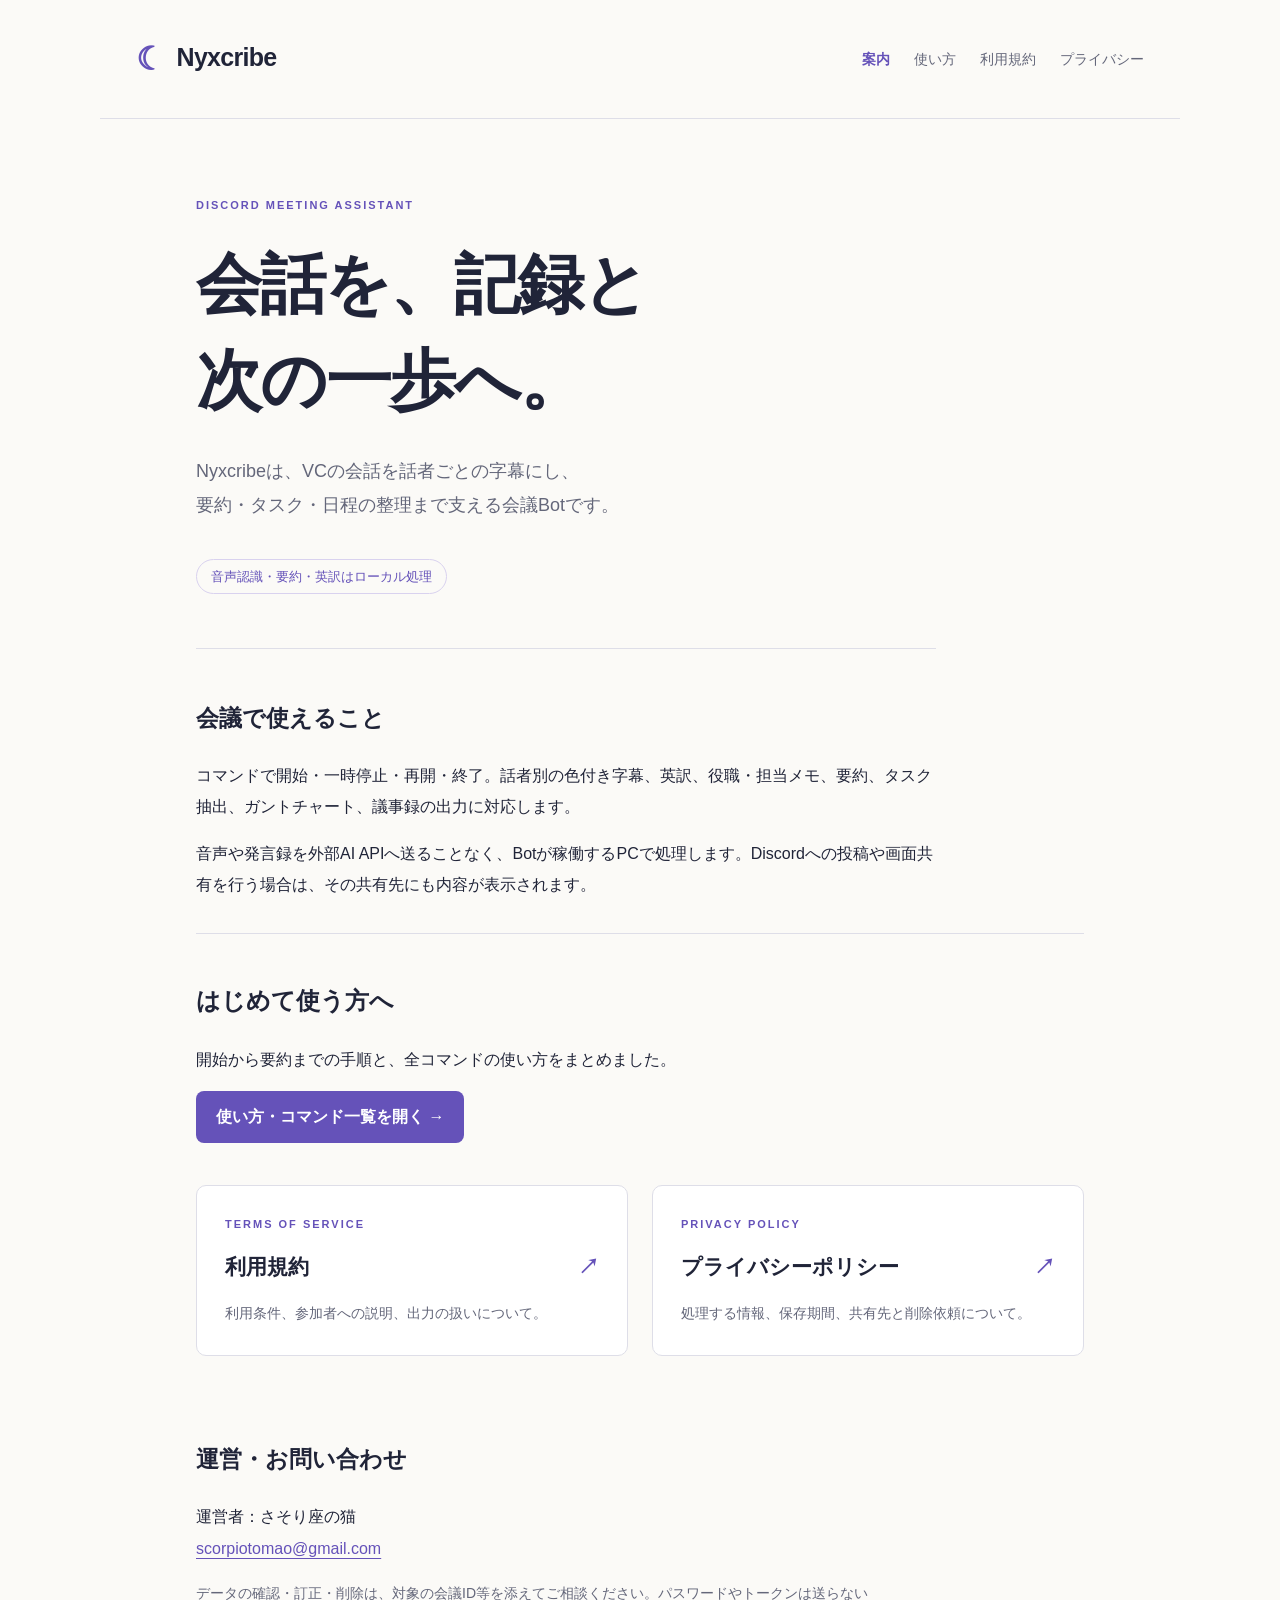
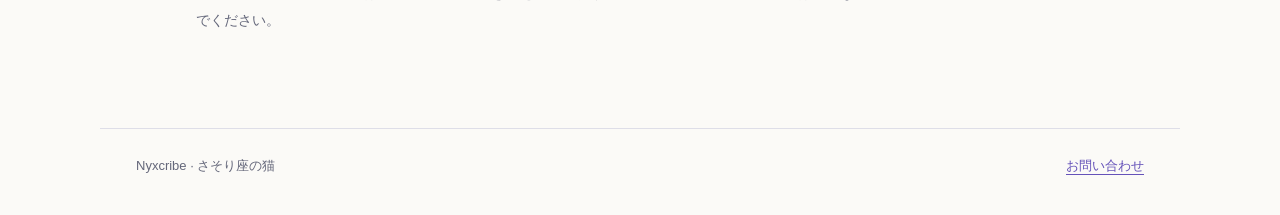
<file: index.html>
<!doctype html><html lang="ja"><head><meta charset="utf-8"><meta name="viewport" content="width=device-width,initial-scale=1"><meta name="description" content="Nyxcribeのサービス案内・利用規約・プライバシーポリシー。"><meta name="referrer" content="no-referrer"><title>会話を、記録と次の一歩へ — Nyxcribe</title><link rel="stylesheet" href="./style.css"></head><body><a class="skip" href="#main">本文へ</a><header><a class="brand" href="./index.html"><span class="moon" aria-hidden="true">☾</span> Nyxcribe</a><nav aria-label="メインナビゲーション"><a href="./index.html" aria-current="page">案内</a><a href="./help.html">使い方</a><a href="./terms.html">利用規約</a><a href="./privacy.html">プライバシー</a></nav></header><main id="main"><section class="hero"><div class="eyebrow">DISCORD MEETING ASSISTANT</div><h1>会話を、記録と<br>次の一歩へ。</h1><p class="lead">Nyxcribeは、VCの会話を話者ごとの字幕にし、<br>要約・タスク・日程の整理まで支える会議Botです。</p><p class="badge">音声認識・要約・英訳はローカル処理</p></section><section class="intro"><h2>会議で使えること</h2><p>コマンドで開始・一時停止・再開・終了。話者別の色付き字幕、英訳、役職・担当メモ、要約、タスク抽出、ガントチャート、議事録の出力に対応します。</p><p>音声や発言録を外部AI APIへ送ることなく、Botが稼働するPCで処理します。Discordへの投稿や画面共有を行う場合は、その共有先にも内容が表示されます。</p></section><section class="guide-entry"><h2>はじめて使う方へ</h2><p>開始から要約までの手順と、全コマンドの使い方をまとめました。</p><a class="guide-button" href="./help.html">使い方・コマンド一覧を開く →</a></section><section class="documents"><a class="document" href="./terms.html"><span class="eyebrow">TERMS OF SERVICE</span><h2>利用規約 <span aria-hidden="true">↗</span></h2><p>利用条件、参加者への説明、出力の扱いについて。</p></a><a class="document" href="./privacy.html"><span class="eyebrow">PRIVACY POLICY</span><h2>プライバシーポリシー <span aria-hidden="true">↗</span></h2><p>処理する情報、保存期間、共有先と削除依頼について。</p></a></section><section class="contact"><h2>運営・お問い合わせ</h2><p>運営者：さそり座の猫<br><a href="mailto:scorpiotomao@gmail.com">scorpiotomao@gmail.com</a></p><p class="small">データの確認・訂正・削除は、対象の会議ID等を添えてご相談ください。パスワードやトークンは送らないでください。</p></section></main><footer><span>Nyxcribe · さそり座の猫</span><a href="mailto:scorpiotomao@gmail.com">お問い合わせ</a></footer></body></html>
</file>
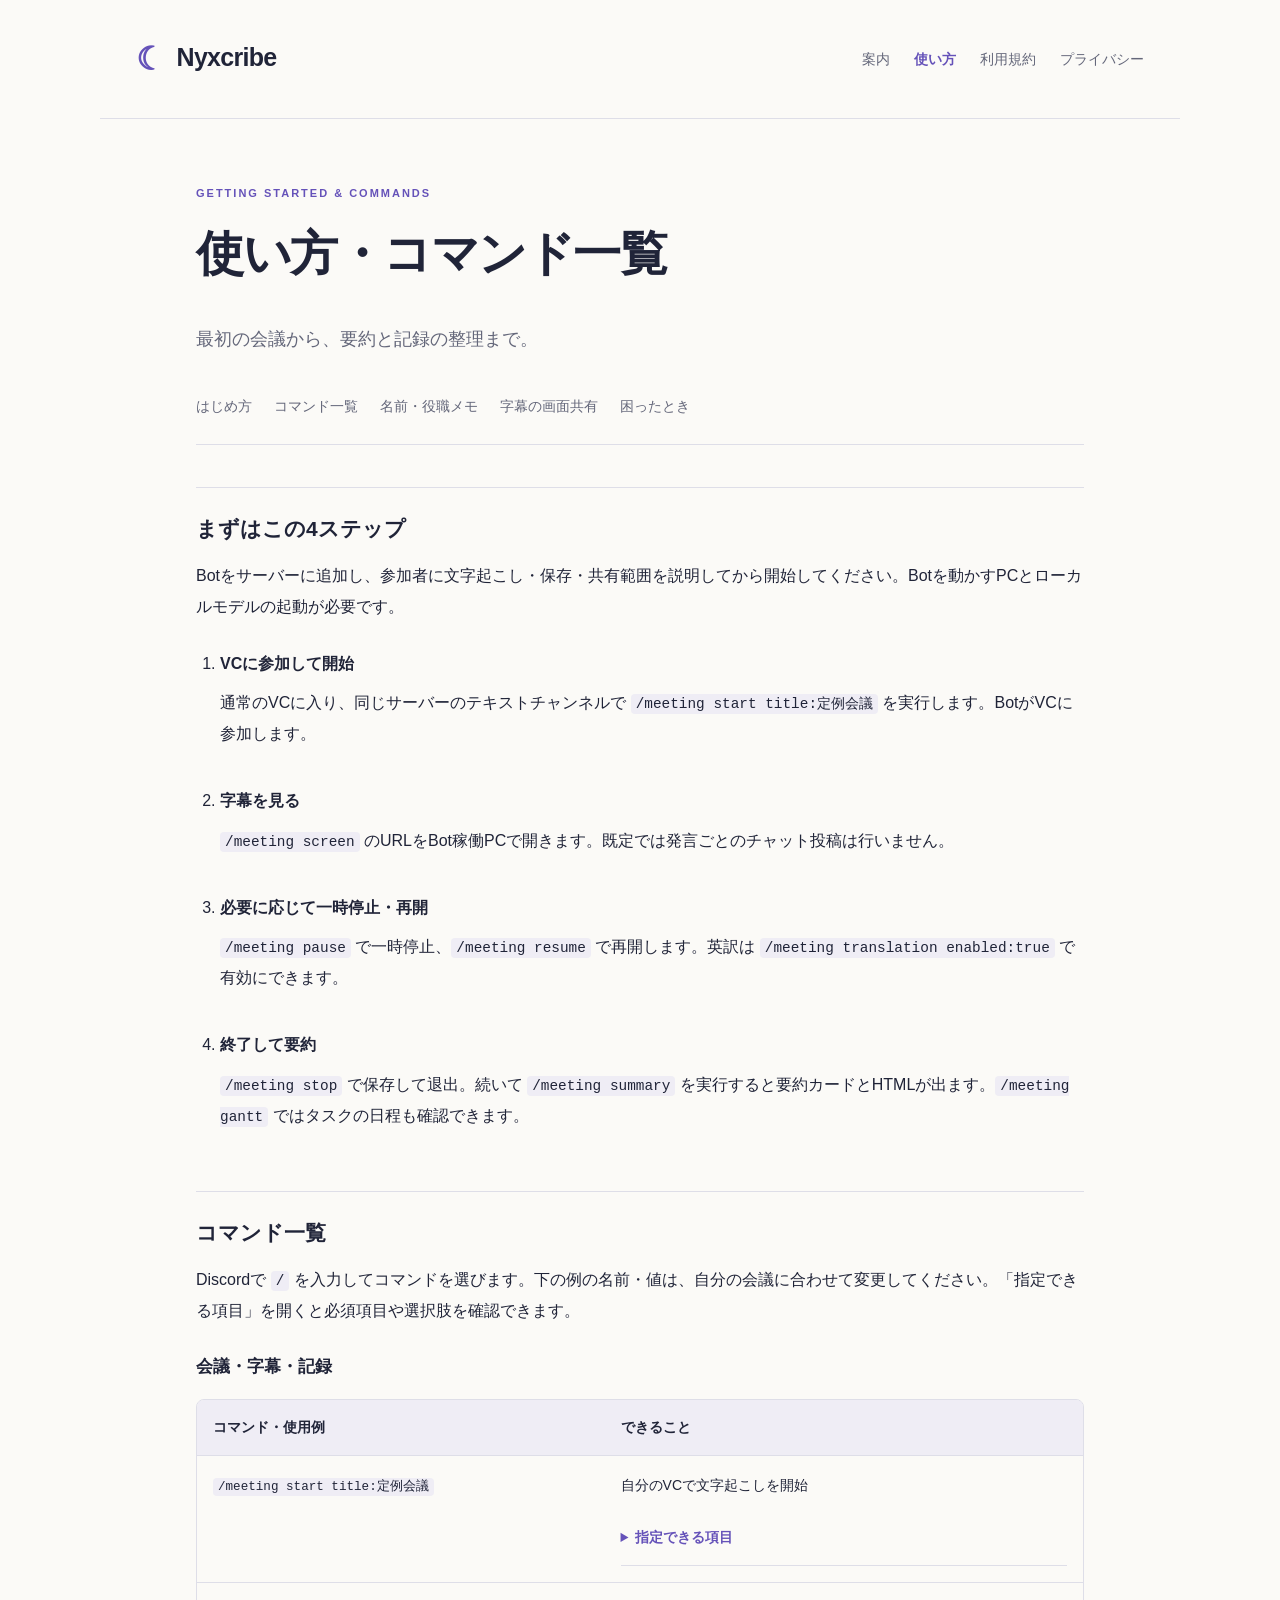
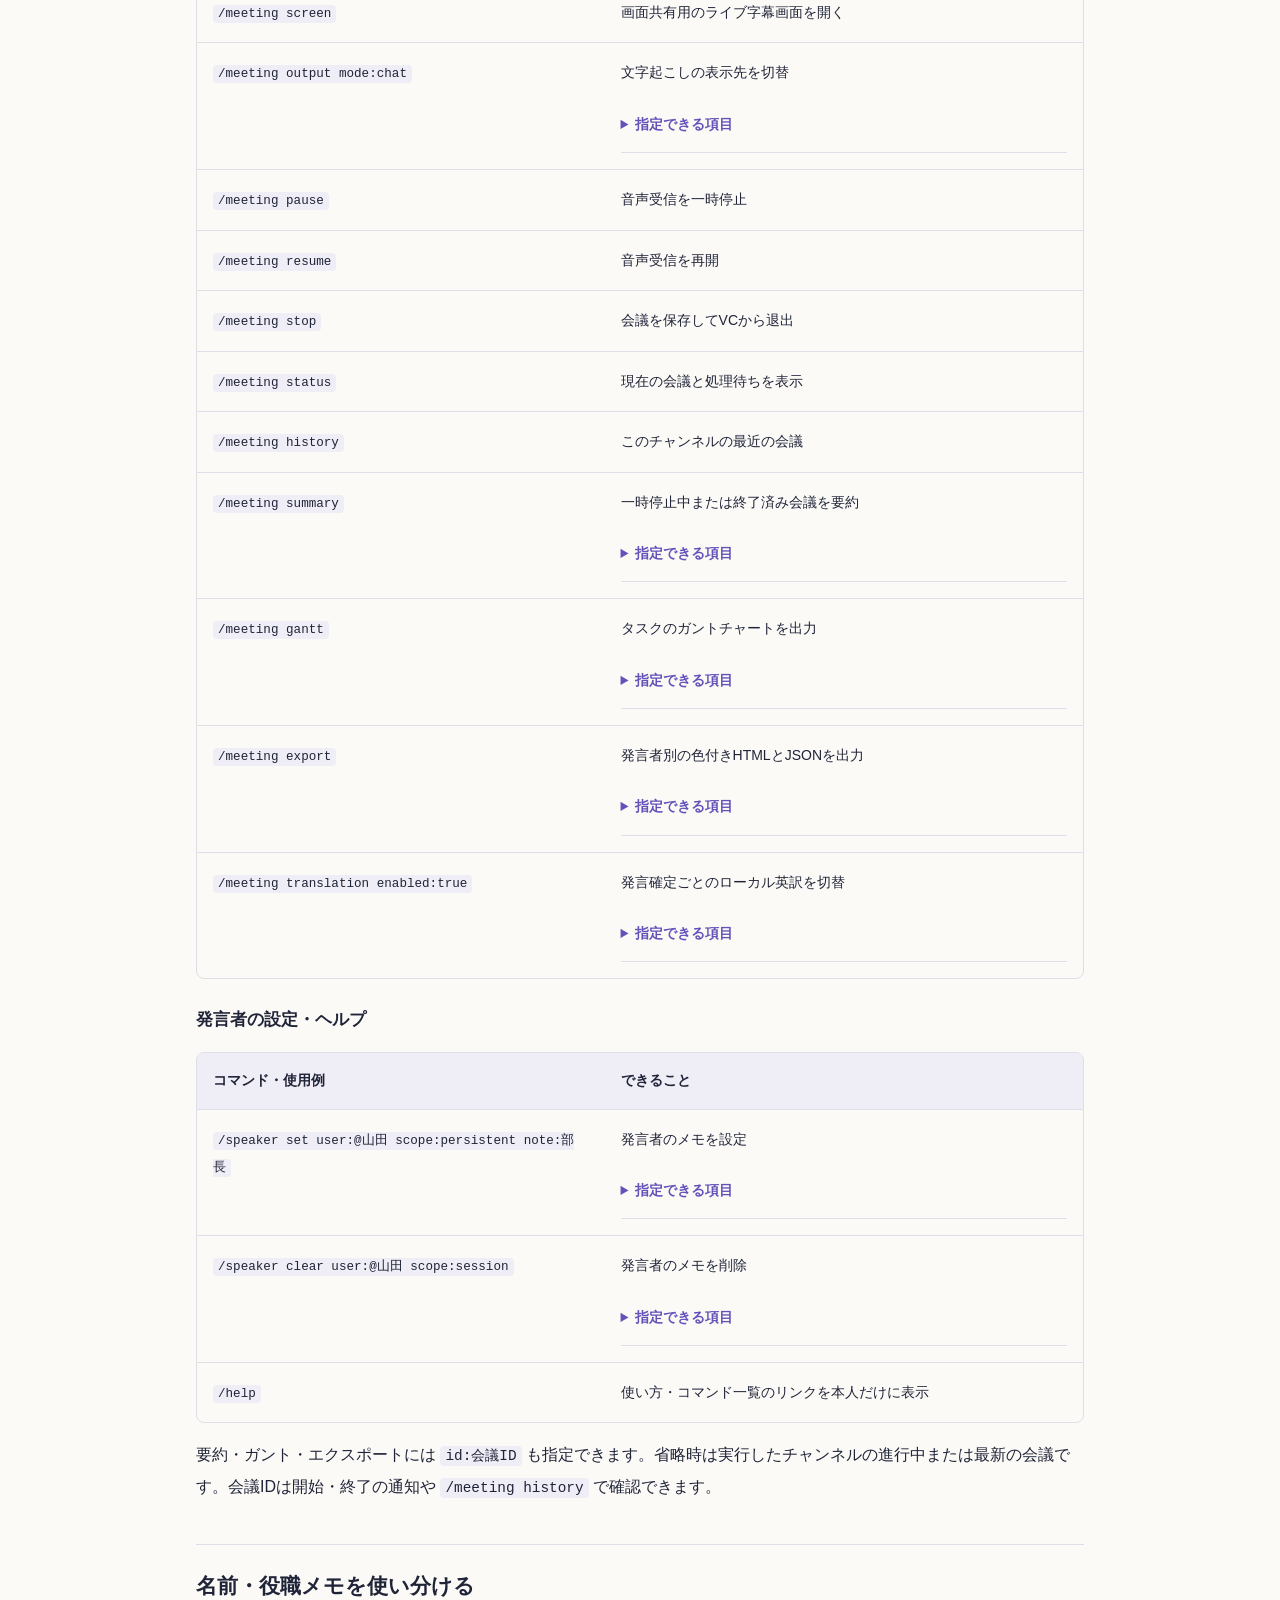
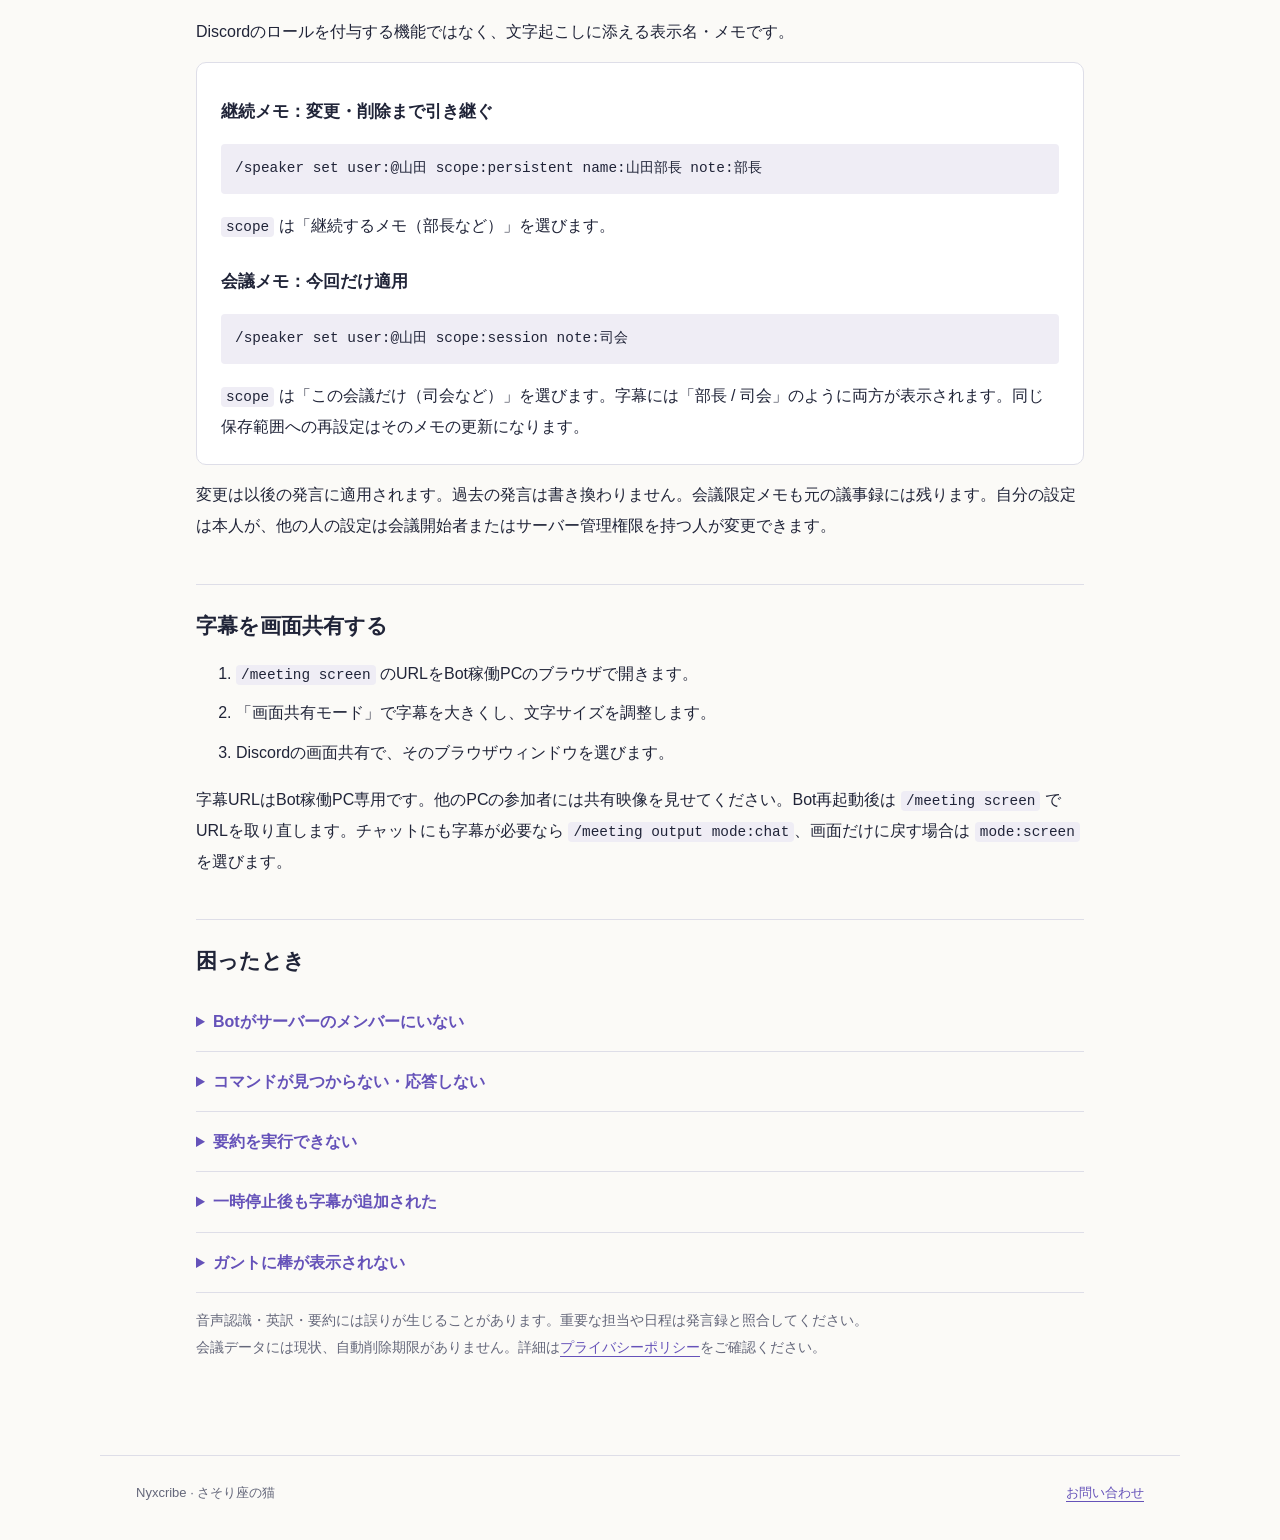
<file: help.html>
<!doctype html><html lang="ja"><head><meta charset="utf-8"><meta name="viewport" content="width=device-width,initial-scale=1"><meta name="description" content="Nyxcribeのサービス案内・利用規約・プライバシーポリシー。"><meta name="referrer" content="no-referrer"><title>使い方・コマンド一覧 — Nyxcribe</title><link rel="stylesheet" href="./style.css"></head><body><a class="skip" href="#main">本文へ</a><header><a class="brand" href="./index.html"><span class="moon" aria-hidden="true">☾</span> Nyxcribe</a><nav aria-label="メインナビゲーション"><a href="./index.html">案内</a><a href="./help.html" aria-current="page">使い方</a><a href="./terms.html">利用規約</a><a href="./privacy.html">プライバシー</a></nav></header><main id="main"><div class="eyebrow">GETTING STARTED & COMMANDS</div><h1>使い方・コマンド一覧</h1><p class="lead">最初の会議から、要約と記録の整理まで。</p><nav class="guide-toc" aria-label="このページの目次"><a href="#start">はじめ方</a><a href="#commands">コマンド一覧</a><a href="#notes">名前・役職メモ</a><a href="#sharing">字幕の画面共有</a><a href="#trouble">困ったとき</a></nav><article class="guide-article"><section id="start"><h2>まずはこの4ステップ</h2><p>Botをサーバーに追加し、参加者に文字起こし・保存・共有範囲を説明してから開始してください。Botを動かすPCとローカルモデルの起動が必要です。</p><ol class="steps"><li><strong>VCに参加して開始</strong><p>通常のVCに入り、同じサーバーのテキストチャンネルで <code>/meeting start title:定例会議</code> を実行します。BotがVCに参加します。</p></li><li><strong>字幕を見る</strong><p><code>/meeting screen</code> のURLをBot稼働PCで開きます。既定では発言ごとのチャット投稿は行いません。</p></li><li><strong>必要に応じて一時停止・再開</strong><p><code>/meeting pause</code> で一時停止、<code>/meeting resume</code> で再開します。英訳は <code>/meeting translation enabled:true</code> で有効にできます。</p></li><li><strong>終了して要約</strong><p><code>/meeting stop</code> で保存して退出。続いて <code>/meeting summary</code> を実行すると要約カードとHTMLが出ます。<code>/meeting gantt</code> ではタスクの日程も確認できます。</p></li></ol></section><section id="commands"><h2>コマンド一覧</h2><p>Discordで <code>/</code> を入力してコマンドを選びます。下の例の名前・値は、自分の会議に合わせて変更してください。「指定できる項目」を開くと必須項目や選択肢を確認できます。</p><h3>会議・字幕・記録</h3><div class="table-scroll"><table><thead><tr><th>コマンド・使用例</th><th>できること</th></tr></thead><tbody><tr><td><code>/meeting start title:定例会議</code></td><td>自分のVCで文字起こしを開始<details><summary>指定できる項目</summary><ul><li><code>title</code> 省略可：会議名</li></ul></details></td></tr><tr><td><code>/meeting screen</code></td><td>画面共有用のライブ字幕画面を開く</td></tr><tr><td><code>/meeting output mode:chat</code></td><td>文字起こしの表示先を切替<details><summary>指定できる項目</summary><ul><li><code>mode</code> 必須：表示先<br><code>screen</code>＝字幕画面のみ（チャット投稿なし） ／ <code>chat</code>＝字幕画面とチャット</li></ul></details></td></tr><tr><td><code>/meeting pause</code></td><td>音声受信を一時停止</td></tr><tr><td><code>/meeting resume</code></td><td>音声受信を再開</td></tr><tr><td><code>/meeting stop</code></td><td>会議を保存してVCから退出</td></tr><tr><td><code>/meeting status</code></td><td>現在の会議と処理待ちを表示</td></tr><tr><td><code>/meeting history</code></td><td>このチャンネルの最近の会議</td></tr><tr><td><code>/meeting summary</code></td><td>一時停止中または終了済み会議を要約<details><summary>指定できる項目</summary><ul><li><code>id</code> 省略可：会議ID。省略すると最新の会議</li></ul></details></td></tr><tr><td><code>/meeting gantt</code></td><td>タスクのガントチャートを出力<details><summary>指定できる項目</summary><ul><li><code>id</code> 省略可：会議ID。省略すると最新の会議</li></ul></details></td></tr><tr><td><code>/meeting export</code></td><td>発言者別の色付きHTMLとJSONを出力<details><summary>指定できる項目</summary><ul><li><code>id</code> 省略可：会議ID。省略すると最新の会議</li></ul></details></td></tr><tr><td><code>/meeting translation enabled:true</code></td><td>発言確定ごとのローカル英訳を切替<details><summary>指定できる項目</summary><ul><li><code>enabled</code> 必須：有効/無効</li></ul></details></td></tr></tbody></table></div><h3>発言者の設定・ヘルプ</h3><div class="table-scroll"><table><thead><tr><th>コマンド・使用例</th><th>できること</th></tr></thead><tbody><tr><td><code>/speaker set user:@山田 scope:persistent note:部長</code></td><td>発言者のメモを設定<details><summary>指定できる項目</summary><ul><li><code>user</code> 必須：発言者</li><li><code>scope</code> 必須：保存範囲<br><code>persistent</code>＝継続するメモ（部長など） ／ <code>session</code>＝この会議だけ（司会など）</li><li><code>name</code> 省略可：表示名</li><li><code>note</code> 省略可：役職・担当など</li></ul></details></td></tr><tr><td><code>/speaker clear user:@山田 scope:session</code></td><td>発言者のメモを削除<details><summary>指定できる項目</summary><ul><li><code>user</code> 必須：発言者</li><li><code>scope</code> 必須：保存範囲<br><code>persistent</code>＝継続するメモ（部長など） ／ <code>session</code>＝この会議だけ（司会など）</li></ul></details></td></tr><tr><td><code>/help</code></td><td>使い方・コマンド一覧のリンクを本人だけに表示</td></tr></tbody></table></div><p>要約・ガント・エクスポートには <code>id:会議ID</code> も指定できます。省略時は実行したチャンネルの進行中または最新の会議です。会議IDは開始・終了の通知や <code>/meeting history</code> で確認できます。</p></section><section id="notes"><h2>名前・役職メモを使い分ける</h2><p>Discordのロールを付与する機能ではなく、文字起こしに添える表示名・メモです。</p><div class="note-box"><h3>継続メモ：変更・削除まで引き継ぐ</h3><pre><code>/speaker set user:@山田 scope:persistent name:山田部長 note:部長</code></pre><p><code>scope</code> は「継続するメモ（部長など）」を選びます。</p><h3>会議メモ：今回だけ適用</h3><pre><code>/speaker set user:@山田 scope:session note:司会</code></pre><p><code>scope</code> は「この会議だけ（司会など）」を選びます。字幕には「部長 / 司会」のように両方が表示されます。同じ保存範囲への再設定はそのメモの更新になります。</p></div><p>変更は以後の発言に適用されます。過去の発言は書き換わりません。会議限定メモも元の議事録には残ります。自分の設定は本人が、他の人の設定は会議開始者またはサーバー管理権限を持つ人が変更できます。</p></section><section id="sharing"><h2>字幕を画面共有する</h2><ol><li><code>/meeting screen</code> のURLをBot稼働PCのブラウザで開きます。</li><li>「画面共有モード」で字幕を大きくし、文字サイズを調整します。</li><li>Discordの画面共有で、そのブラウザウィンドウを選びます。</li></ol><p>字幕URLはBot稼働PC専用です。他のPCの参加者には共有映像を見せてください。Bot再起動後は <code>/meeting screen</code> でURLを取り直します。チャットにも字幕が必要なら <code>/meeting output mode:chat</code>、画面だけに戻す場合は <code>mode:screen</code> を選びます。</p></section><section id="trouble"><h2>困ったとき</h2><details><summary>Botがサーバーのメンバーにいない</summary><p>「マイアプリに追加」だけではVCへ参加できません。<a href="https://discord.com/oauth2/authorize?client_id=1559745599790649356&integration_type=0&scope=bot%20applications.commands&permissions=1166336">Botをサーバーに追加する</a>から、管理権限のある追加先を選んで認可してください。</p></details><details><summary>コマンドが見つからない・応答しない</summary><p>Botがサーバーに参加していること、稼働PCでBotが起動していること、チャンネルでアプリコマンドが許可されていることを確認してください。追加・登録直後はDiscord画面を開き直してから再確認します。</p></details><details><summary>要約を実行できない</summary><p><code>/meeting pause</code> または <code>/meeting stop</code> を先に実行してください。会議操作・要約は開始者またはサーバー管理権限を持つ人が行えます。ローカルの要約モデルが起動している必要があります。</p></details><details><summary>一時停止後も字幕が追加された</summary><p>一時停止前に確定した音声区間は処理を完了させます。未確定の音声は破棄し、停止中の新しい音声は追加しません。</p></details><details><summary>ガントに棒が表示されない</summary><p>開始日・終了日の両方が分かるタスクを棒で表示します。不明な日付は推測せず「日付未定」として残します。</p></details><p class="small">音声認識・英訳・要約には誤りが生じることがあります。重要な担当や日程は発言録と照合してください。会議データには現状、自動削除期限がありません。詳細は<a href="./privacy.html">プライバシーポリシー</a>をご確認ください。</p></section></article></main><footer><span>Nyxcribe · さそり座の猫</span><a href="mailto:scorpiotomao@gmail.com">お問い合わせ</a></footer></body></html>
</file>
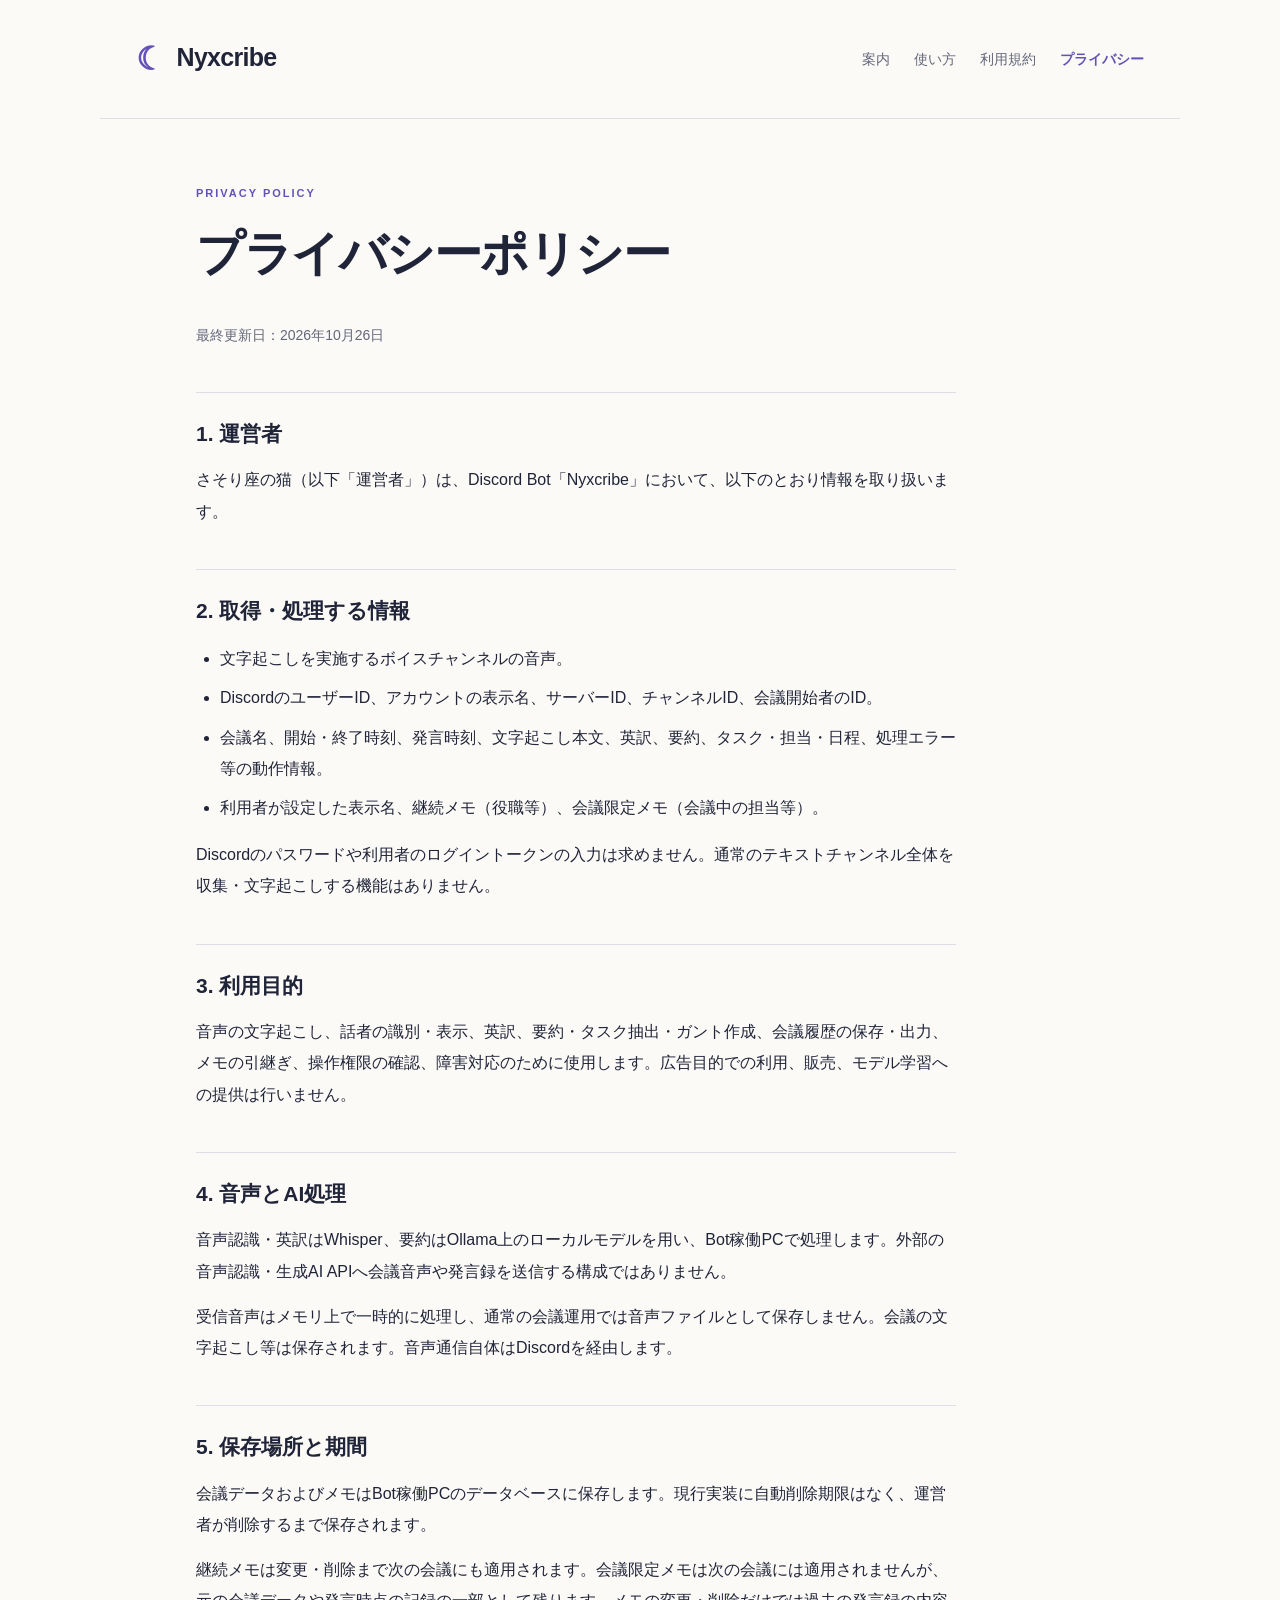
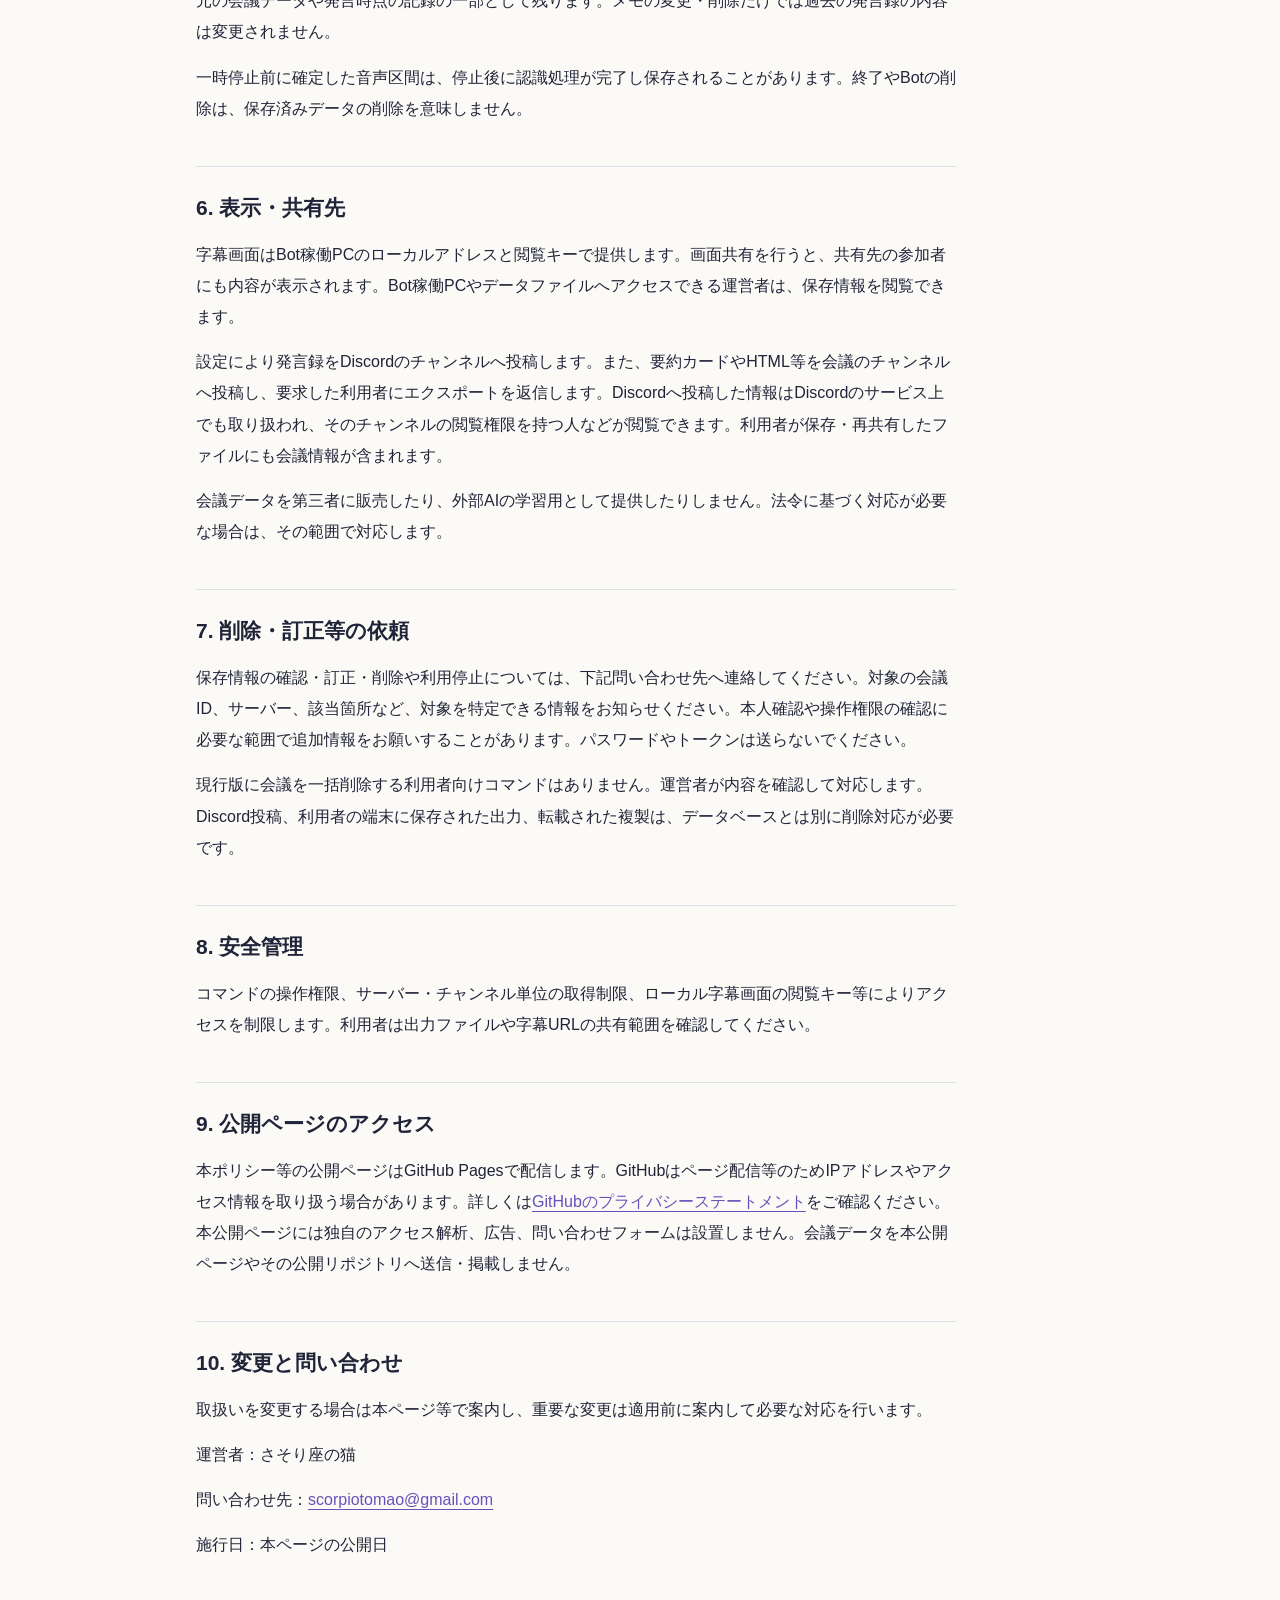
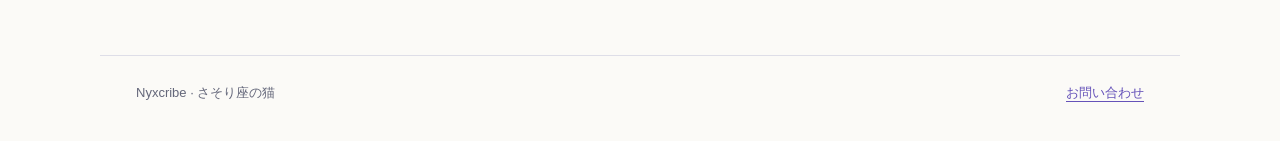
<file: privacy.html>
<!doctype html><html lang="ja"><head><meta charset="utf-8"><meta name="viewport" content="width=device-width,initial-scale=1"><meta name="description" content="Nyxcribeのサービス案内・利用規約・プライバシーポリシー。"><meta name="referrer" content="no-referrer"><title>プライバシーポリシー — Nyxcribe</title><link rel="stylesheet" href="./style.css"></head><body><a class="skip" href="#main">本文へ</a><header><a class="brand" href="./index.html"><span class="moon" aria-hidden="true">☾</span> Nyxcribe</a><nav aria-label="メインナビゲーション"><a href="./index.html">案内</a><a href="./help.html">使い方</a><a href="./terms.html">利用規約</a><a href="./privacy.html" aria-current="page">プライバシー</a></nav></header><main id="main"><div class="eyebrow">PRIVACY POLICY</div><h1>プライバシーポリシー</h1><article><p>最終更新日：2026年10月26日</p><h2>1. 運営者</h2><p>さそり座の猫（以下「運営者」）は、Discord Bot「Nyxcribe」において、以下のとおり情報を取り扱います。</p><h2>2. 取得・処理する情報</h2><ul><li>文字起こしを実施するボイスチャンネルの音声。</li><li>DiscordのユーザーID、アカウントの表示名、サーバーID、チャンネルID、会議開始者のID。</li><li>会議名、開始・終了時刻、発言時刻、文字起こし本文、英訳、要約、タスク・担当・日程、処理エラー等の動作情報。</li><li>利用者が設定した表示名、継続メモ（役職等）、会議限定メモ（会議中の担当等）。</li></ul><p>Discordのパスワードや利用者のログイントークンの入力は求めません。通常のテキストチャンネル全体を収集・文字起こしする機能はありません。</p><h2>3. 利用目的</h2><p>音声の文字起こし、話者の識別・表示、英訳、要約・タスク抽出・ガント作成、会議履歴の保存・出力、メモの引継ぎ、操作権限の確認、障害対応のために使用します。広告目的での利用、販売、モデル学習への提供は行いません。</p><h2>4. 音声とAI処理</h2><p>音声認識・英訳はWhisper、要約はOllama上のローカルモデルを用い、Bot稼働PCで処理します。外部の音声認識・生成AI APIへ会議音声や発言録を送信する構成ではありません。</p><p>受信音声はメモリ上で一時的に処理し、通常の会議運用では音声ファイルとして保存しません。会議の文字起こし等は保存されます。音声通信自体はDiscordを経由します。</p><h2>5. 保存場所と期間</h2><p>会議データおよびメモはBot稼働PCのデータベースに保存します。現行実装に自動削除期限はなく、運営者が削除するまで保存されます。</p><p>継続メモは変更・削除まで次の会議にも適用されます。会議限定メモは次の会議には適用されませんが、元の会議データや発言時点の記録の一部として残ります。メモの変更・削除だけでは過去の発言録の内容は変更されません。</p><p>一時停止前に確定した音声区間は、停止後に認識処理が完了し保存されることがあります。終了やBotの削除は、保存済みデータの削除を意味しません。</p><h2>6. 表示・共有先</h2><p>字幕画面はBot稼働PCのローカルアドレスと閲覧キーで提供します。画面共有を行うと、共有先の参加者にも内容が表示されます。Bot稼働PCやデータファイルへアクセスできる運営者は、保存情報を閲覧できます。</p><p>設定により発言録をDiscordのチャンネルへ投稿します。また、要約カードやHTML等を会議のチャンネルへ投稿し、要求した利用者にエクスポートを返信します。Discordへ投稿した情報はDiscordのサービス上でも取り扱われ、そのチャンネルの閲覧権限を持つ人などが閲覧できます。利用者が保存・再共有したファイルにも会議情報が含まれます。</p><p>会議データを第三者に販売したり、外部AIの学習用として提供したりしません。法令に基づく対応が必要な場合は、その範囲で対応します。</p><h2>7. 削除・訂正等の依頼</h2><p>保存情報の確認・訂正・削除や利用停止については、下記問い合わせ先へ連絡してください。対象の会議ID、サーバー、該当箇所など、対象を特定できる情報をお知らせください。本人確認や操作権限の確認に必要な範囲で追加情報をお願いすることがあります。パスワードやトークンは送らないでください。</p><p>現行版に会議を一括削除する利用者向けコマンドはありません。運営者が内容を確認して対応します。Discord投稿、利用者の端末に保存された出力、転載された複製は、データベースとは別に削除対応が必要です。</p><h2>8. 安全管理</h2><p>コマンドの操作権限、サーバー・チャンネル単位の取得制限、ローカル字幕画面の閲覧キー等によりアクセスを制限します。利用者は出力ファイルや字幕URLの共有範囲を確認してください。</p><h2>9. 公開ページのアクセス</h2><p>本ポリシー等の公開ページはGitHub Pagesで配信します。GitHubはページ配信等のためIPアドレスやアクセス情報を取り扱う場合があります。詳しくは<a href="https://docs.github.com/en/site-policy/privacy-policies/github-general-privacy-statement">GitHubのプライバシーステートメント</a>をご確認ください。本公開ページには独自のアクセス解析、広告、問い合わせフォームは設置しません。会議データを本公開ページやその公開リポジトリへ送信・掲載しません。</p><h2>10. 変更と問い合わせ</h2><p>取扱いを変更する場合は本ページ等で案内し、重要な変更は適用前に案内して必要な対応を行います。</p><p>運営者：さそり座の猫</p><p>問い合わせ先：<a href="mailto:scorpiotomao@gmail.com">scorpiotomao@gmail.com</a></p><p>施行日：本ページの公開日</p></article></main><footer><span>Nyxcribe · さそり座の猫</span><a href="mailto:scorpiotomao@gmail.com">お問い合わせ</a></footer></body></html>
</file>
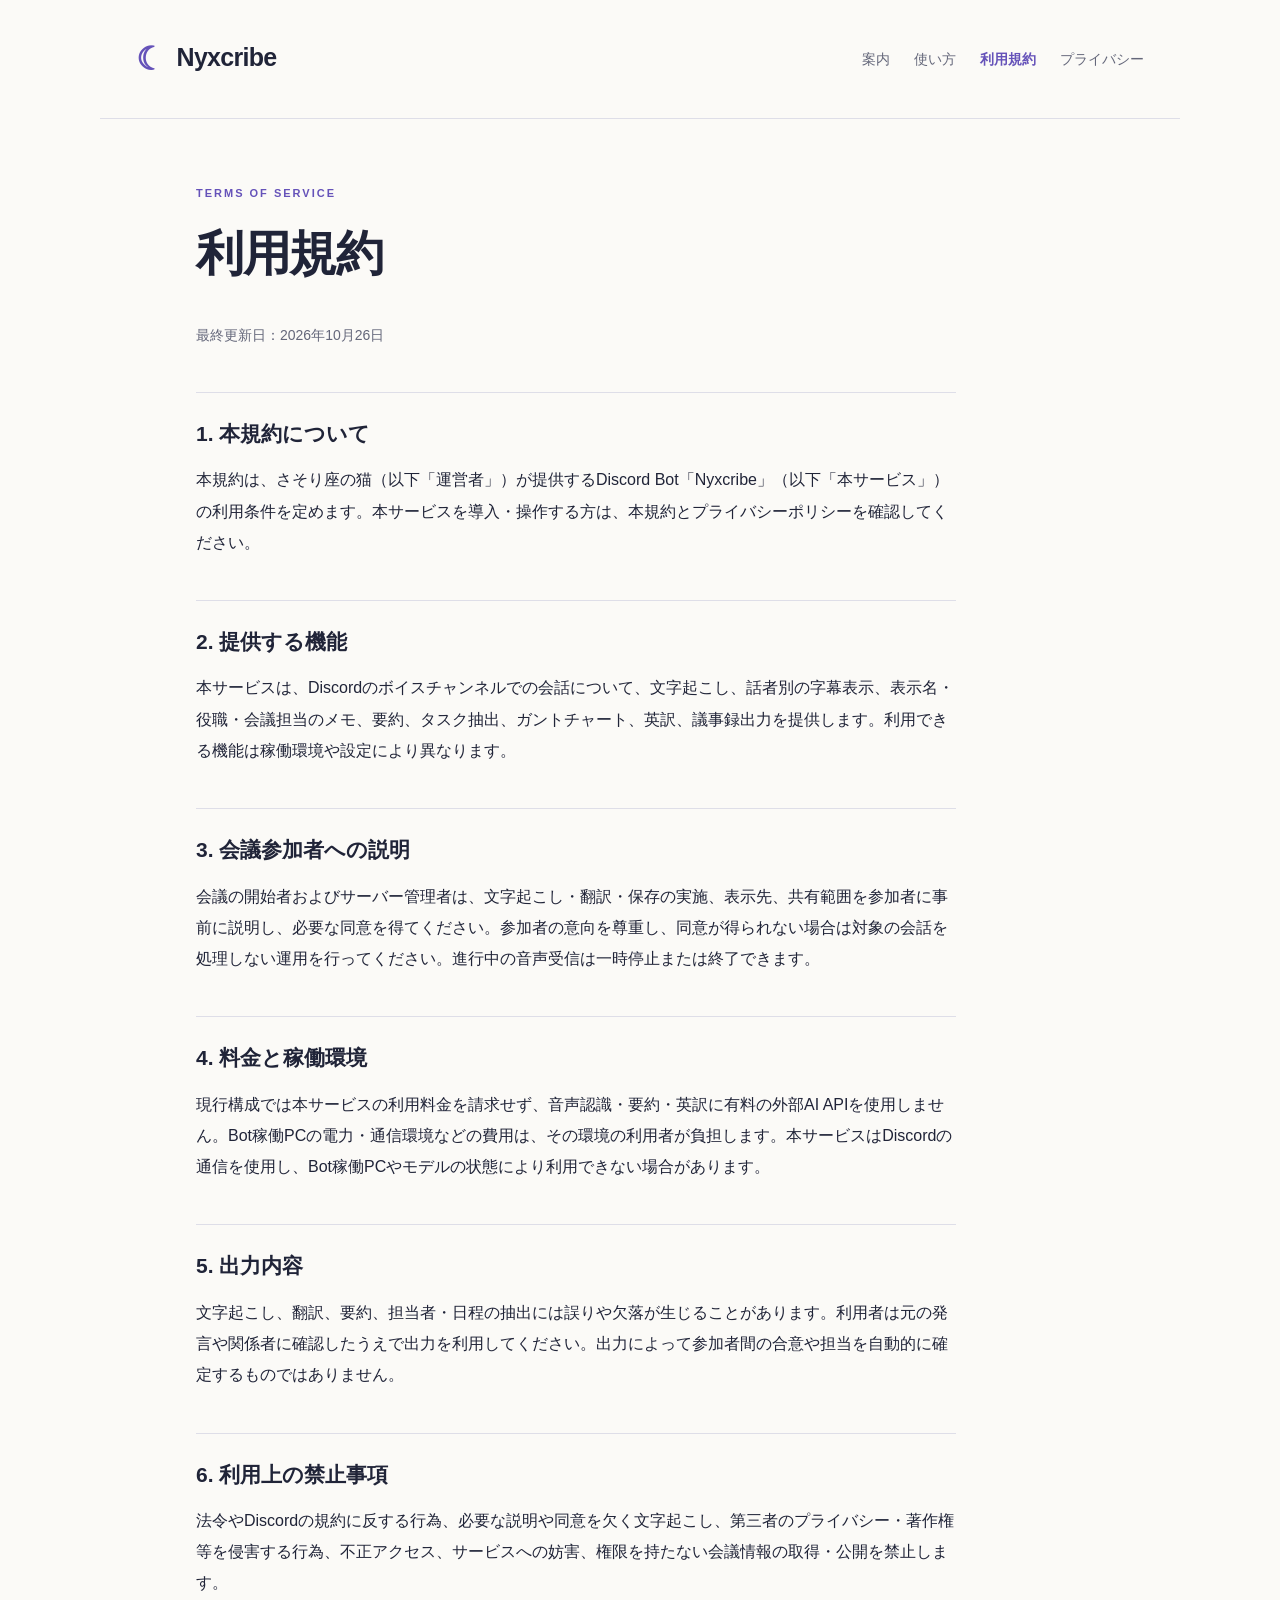
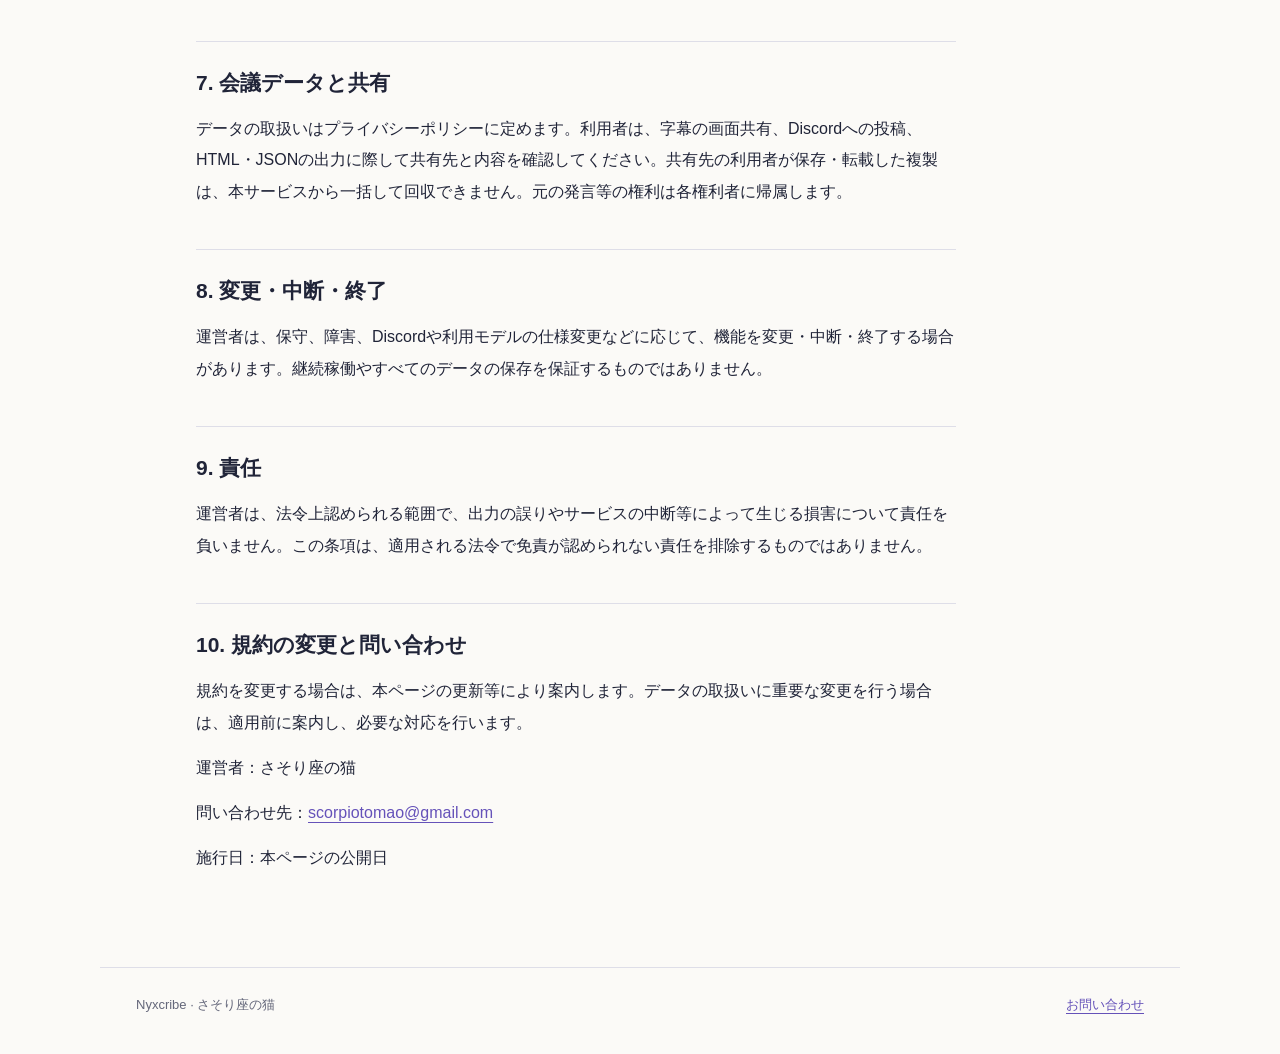
<file: terms.html>
<!doctype html><html lang="ja"><head><meta charset="utf-8"><meta name="viewport" content="width=device-width,initial-scale=1"><meta name="description" content="Nyxcribeのサービス案内・利用規約・プライバシーポリシー。"><meta name="referrer" content="no-referrer"><title>利用規約 — Nyxcribe</title><link rel="stylesheet" href="./style.css"></head><body><a class="skip" href="#main">本文へ</a><header><a class="brand" href="./index.html"><span class="moon" aria-hidden="true">☾</span> Nyxcribe</a><nav aria-label="メインナビゲーション"><a href="./index.html">案内</a><a href="./help.html">使い方</a><a href="./terms.html" aria-current="page">利用規約</a><a href="./privacy.html">プライバシー</a></nav></header><main id="main"><div class="eyebrow">TERMS OF SERVICE</div><h1>利用規約</h1><article><p>最終更新日：2026年10月26日</p><h2>1. 本規約について</h2><p>本規約は、さそり座の猫（以下「運営者」）が提供するDiscord Bot「Nyxcribe」（以下「本サービス」）の利用条件を定めます。本サービスを導入・操作する方は、本規約とプライバシーポリシーを確認してください。</p><h2>2. 提供する機能</h2><p>本サービスは、Discordのボイスチャンネルでの会話について、文字起こし、話者別の字幕表示、表示名・役職・会議担当のメモ、要約、タスク抽出、ガントチャート、英訳、議事録出力を提供します。利用できる機能は稼働環境や設定により異なります。</p><h2>3. 会議参加者への説明</h2><p>会議の開始者およびサーバー管理者は、文字起こし・翻訳・保存の実施、表示先、共有範囲を参加者に事前に説明し、必要な同意を得てください。参加者の意向を尊重し、同意が得られない場合は対象の会話を処理しない運用を行ってください。進行中の音声受信は一時停止または終了できます。</p><h2>4. 料金と稼働環境</h2><p>現行構成では本サービスの利用料金を請求せず、音声認識・要約・英訳に有料の外部AI APIを使用しません。Bot稼働PCの電力・通信環境などの費用は、その環境の利用者が負担します。本サービスはDiscordの通信を使用し、Bot稼働PCやモデルの状態により利用できない場合があります。</p><h2>5. 出力内容</h2><p>文字起こし、翻訳、要約、担当者・日程の抽出には誤りや欠落が生じることがあります。利用者は元の発言や関係者に確認したうえで出力を利用してください。出力によって参加者間の合意や担当を自動的に確定するものではありません。</p><h2>6. 利用上の禁止事項</h2><p>法令やDiscordの規約に反する行為、必要な説明や同意を欠く文字起こし、第三者のプライバシー・著作権等を侵害する行為、不正アクセス、サービスへの妨害、権限を持たない会議情報の取得・公開を禁止します。</p><h2>7. 会議データと共有</h2><p>データの取扱いはプライバシーポリシーに定めます。利用者は、字幕の画面共有、Discordへの投稿、HTML・JSONの出力に際して共有先と内容を確認してください。共有先の利用者が保存・転載した複製は、本サービスから一括して回収できません。元の発言等の権利は各権利者に帰属します。</p><h2>8. 変更・中断・終了</h2><p>運営者は、保守、障害、Discordや利用モデルの仕様変更などに応じて、機能を変更・中断・終了する場合があります。継続稼働やすべてのデータの保存を保証するものではありません。</p><h2>9. 責任</h2><p>運営者は、法令上認められる範囲で、出力の誤りやサービスの中断等によって生じる損害について責任を負いません。この条項は、適用される法令で免責が認められない責任を排除するものではありません。</p><h2>10. 規約の変更と問い合わせ</h2><p>規約を変更する場合は、本ページの更新等により案内します。データの取扱いに重要な変更を行う場合は、適用前に案内し、必要な対応を行います。</p><p>運営者：さそり座の猫</p><p>問い合わせ先：<a href="mailto:scorpiotomao@gmail.com">scorpiotomao@gmail.com</a></p><p>施行日：本ページの公開日</p></article></main><footer><span>Nyxcribe · さそり座の猫</span><a href="mailto:scorpiotomao@gmail.com">お問い合わせ</a></footer></body></html>
</file>
<file: style.css>
:root{color-scheme:light;--ink:#202438;--muted:#64677a;--purple:#6552b9;--line:#dedee8;--paper:#fbfaf7}*{box-sizing:border-box}body{margin:0;background:var(--paper);color:var(--ink);font:16px/1.95 "Segoe UI","Yu Gothic UI",Meiryo,sans-serif}a{color:var(--purple);text-underline-offset:4px}a:focus-visible{outline:3px solid #9b8de1;outline-offset:5px}.skip{position:absolute;left:12px;top:-80px;background:white;padding:8px}.skip:focus{top:12px}header{max-width:1080px;margin:auto;padding:28px 36px;display:flex;align-items:center;justify-content:space-between;border-bottom:1px solid var(--line);gap:24px}.brand{font-size:25px;font-weight:700;letter-spacing:-.7px;text-decoration:none;color:var(--ink);white-space:nowrap}.moon{color:var(--purple);font-size:32px;vertical-align:middle;margin-right:6px}nav{display:flex;gap:24px;font-size:14px}nav a{color:var(--muted);text-decoration:none}nav a[aria-current]{color:var(--purple);font-weight:700}main{max-width:960px;margin:0 auto;padding:64px 36px 80px}.eyebrow{display:block;font-size:11px;letter-spacing:2px;font-weight:700;color:var(--purple)}h1{font-size:clamp(30px,4.2vw,48px);line-height:1.45;letter-spacing:-.03em;margin:14px 0 34px}article{max-width:760px}article h2{font-size:21px;line-height:1.6;margin:42px 0 14px;border-top:1px solid var(--line);padding-top:24px}article p{margin:14px 0}article ul{padding-left:24px}article li{margin:8px 0}article>p:first-child{color:var(--muted);font-size:14px}p{overflow-wrap:anywhere}.hero{padding:12px 0 54px}.hero h1{font-size:clamp(40px,6vw,66px);margin-top:20px;margin-bottom:26px}.lead{font-size:18px;color:var(--muted);line-height:1.9}.badge{display:inline-block;font-size:13px;color:var(--purple);border:1px solid #d9d2ef;border-radius:30px;padding:4px 14px;margin:18px 0 0}.intro{max-width:740px;border-top:1px solid var(--line);padding-top:28px}.intro h2,.contact h2{font-size:23px}.documents{display:grid;grid-template-columns:1fr 1fr;gap:24px;margin:42px 0}.document{display:block;border:1px solid var(--line);background:#fff;padding:28px;text-decoration:none;color:var(--ink);border-radius:10px;transition:border-color .15s}.document:hover{border-color:var(--purple)}.document h2{font-size:21px;margin:12px 0}.document h2 span{float:right;color:var(--purple)}.document p{color:var(--muted);font-size:14px;margin:0}.contact{padding-top:20px}.small{font-size:14px;color:var(--muted);max-width:680px}footer{max-width:1080px;margin:auto;border-top:1px solid var(--line);padding:24px 36px 36px;display:flex;justify-content:space-between;gap:18px;color:var(--muted);font-size:13px}@media(max-width:680px){header{padding:18px 22px;align-items:flex-start;flex-direction:column;gap:12px}nav{gap:20px;font-size:13px}main{padding:40px 22px 56px}.documents{grid-template-columns:1fr;gap:16px}.document{padding:24px}.hero{padding-bottom:32px}.lead{font-size:16px}.lead br{display:none}footer{padding:22px;flex-direction:column;gap:4px}article h2{font-size:19px}h1{overflow-wrap:anywhere}}@media(prefers-reduced-motion:reduce){*{transition:none!important}}@media print{header nav,.skip{display:none}body{background:white;color:black}main{max-width:none;padding:20px}article{max-width:none}a{color:inherit}footer{margin-top:25px}}
:root{scroll-behavior:smooth;scroll-padding-top:24px}.guide-toc{display:flex;flex-wrap:wrap;gap:10px 22px;padding:18px 0 24px;border-bottom:1px solid var(--line)}.guide-toc a{font-size:14px}.guide-article{max-width:none}.guide-article h3{font-size:17px;margin:24px 0 10px}.guide-article strong{font-weight:700}.steps{padding-left:24px}.steps>li{padding:10px 0}.steps p{margin:8px 0}code{font-family:Consolas,monospace;font-size:.9em;background:#efedf5;border-radius:4px;padding:2px 5px;overflow-wrap:anywhere}pre{white-space:pre-wrap;overflow-wrap:anywhere;line-height:1.8}pre code{display:block;padding:12px 14px}.table-scroll{overflow-x:auto;border:1px solid var(--line);border-radius:8px;margin:16px 0}table{width:100%;border-collapse:collapse;text-align:left;font-size:14px}th{background:#efedf5;padding:14px 16px}td{padding:16px;vertical-align:top;border-top:1px solid var(--line)}td:first-child{width:46%}td details{margin-top:10px}details{border-bottom:1px solid var(--line);padding:14px 0}summary{cursor:pointer;color:var(--purple);font-weight:600}details ul{padding-left:18px}.note-box{background:white;border:1px solid var(--line);border-radius:10px;padding:8px 24px}.guide-entry{border-top:1px solid var(--line);margin-top:32px;padding-top:24px}.guide-button{display:inline-block;border-radius:8px;background:var(--purple);color:white;text-decoration:none;padding:10px 20px;font-weight:600}@media(max-width:680px){nav{flex-wrap:wrap;gap:8px 18px}td,th{padding:12px}td:first-child{width:44%}table{font-size:13px}.note-box{padding:4px 16px}}@media(prefers-reduced-motion:reduce){:root{scroll-behavior:auto}}
</file>
